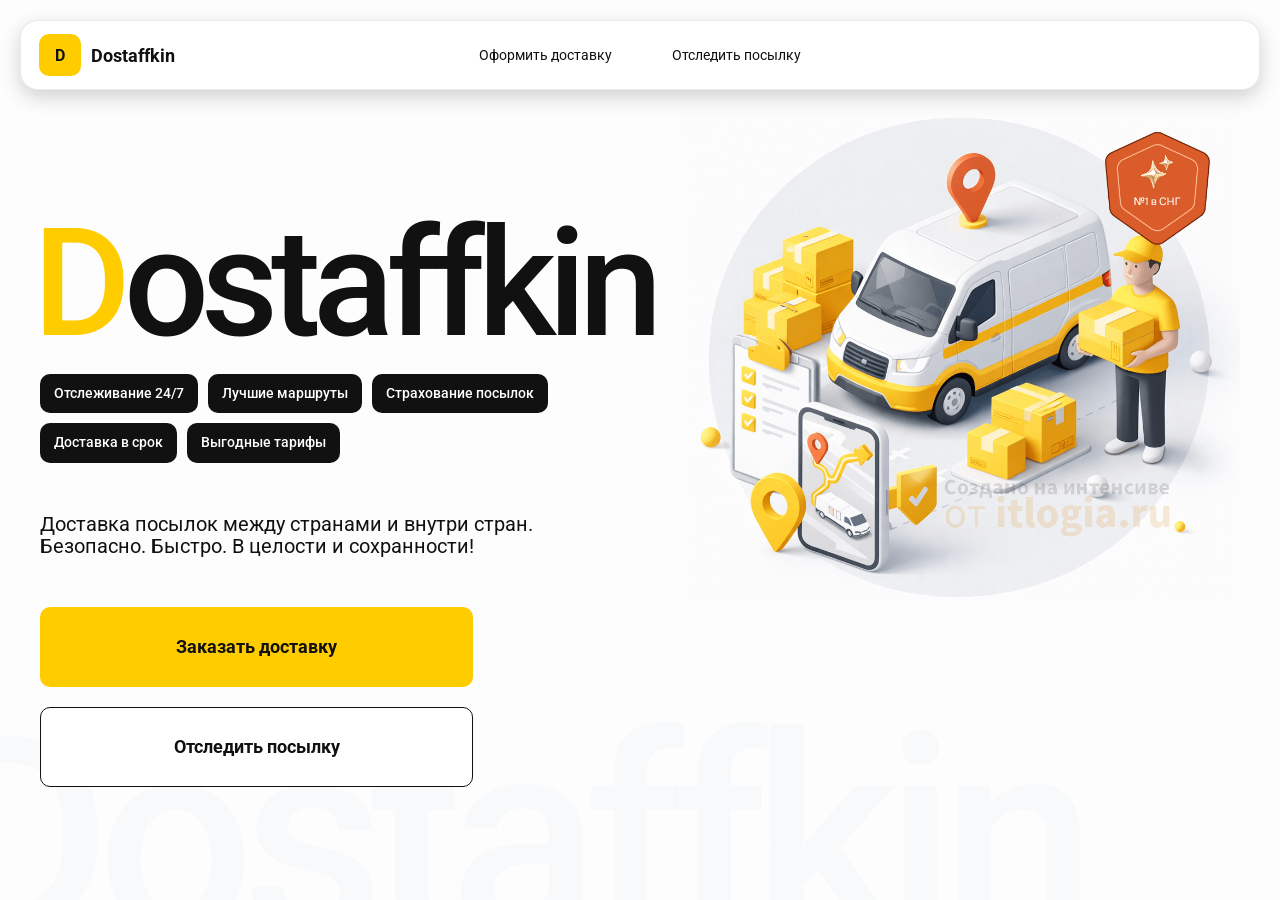
<file: index.html>
<!DOCTYPE html>
<html lang="ru">

<head>
    <meta charset="UTF-8">
    <meta name="viewport" content="width=device-width,initial-scale=1,maximum-scale=1,user-scalable=0" />
    <title>Dostaffkin — Доставка посылок между странами и внутри стран. Безопасно. Быстро. В целости и сохранности!
    </title>
    <link rel="stylesheet" href="styles/base.css" />
    <link rel="stylesheet" href="styles/base_adaptive.css" />
    <link rel="stylesheet" href="styles/index.css" />
    <link rel="stylesheet" href="styles/index_adaptive.css" />
    <link rel="stylesheet" href="https://cdnjs.cloudflare.com/ajax/libs/font-awesome/6.0.0-beta3/css/all.min.css" />
</head>

<body>

    <div class="container">
        <header class="header">
            <a class="header-brand" href="#">
                <div class="header-logo">D</div>
                <div class="header-title">Dostaffkin</div>
            </a>
            <nav class="header-menu">
                <a class="header-link" href="./order.html">Оформить <span>доставку</span></a>
                <a class="header-link" href="./track.html">Отследить <span>посылку</span></a>
            </nav>
        </header>

        <main class="main">
            <section class="main-info">
                <div class="main-title">
                    <span>D</span>ostaffkin
                </div>
                <div class="main-features">
                    <div class="main-feature">Отслеживание 24/7</div>
                    <div class="main-feature">Лучшие маршруты</div>
                    <div class="main-feature">Страхование посылок</div>
                    <div class="main-feature">Доставка в срок</div>
                    <div class="main-feature">Выгодные тарифы</div>
                </div>
                <div class="main-description">
                    Доставка посылок между странами и внутри стран.
                    Безопасно. Быстро. В целости и сохранности!
                </div>
                <div class="main-actions">
                    <a class="button" type="button" href="./order.html">Заказать доставку</a>
                    <a class="button button-white" type="button" href="./track.html">Отследить посылку</a>
                </div>

            </section>
            <div class="main-title-ghost">Dostaffkin</div>
            <section class="main-image">
                <img src="images/main-image.png" alt="Main image" />
            </section>
        </main>
        

    </div>


</body>

</html>
</file>
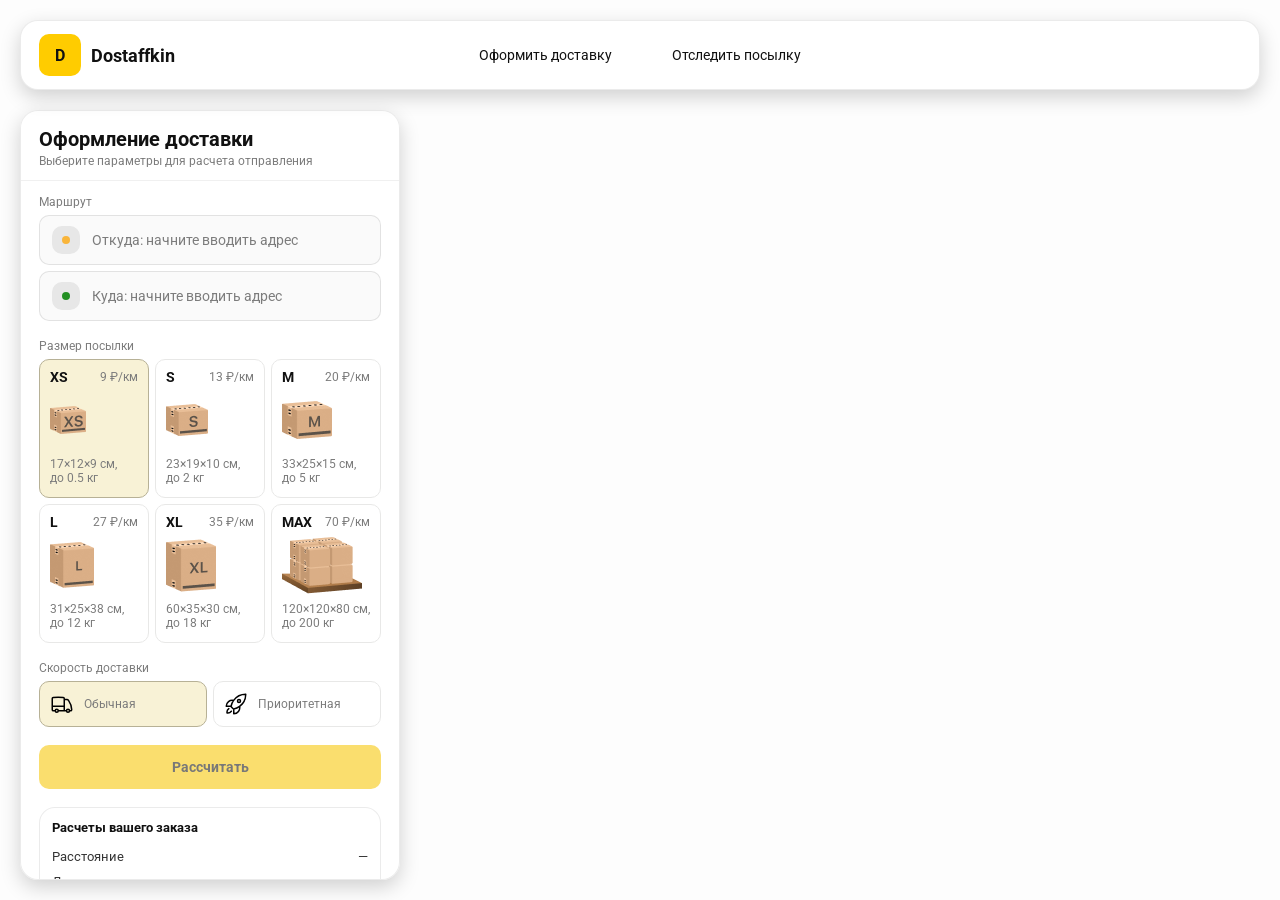
<file: order.html>
<!doctype html>
<html lang="ru">

<head>
    <meta charset="utf-8" />
    <meta name="viewport" content="width=device-width,initial-scale=1,maximum-scale=1,user-scalable=0" />
    <title>Оформление доставки</title>

    <link rel="stylesheet" href="styles/base.css" />
    <link rel="stylesheet" href="styles/base_adaptive.css" />

    <link rel="stylesheet" href="styles/order.css" />
    <link rel="stylesheet" href="styles/order_adaptive.css" />
    <script src="https://testologia.ru/ymc_min.js" data-apikey="d659d8cc-955d-4d6f-ad7b-807afe69f85a" data-suggest-apikey="91882b10-f5c3-49e9-87fa-1c8919839ee5"></script>
</head>

<body>
    <div id="map"></div>

    <header class="header">
        <a class="header-brand" href="./index.html">
            <div class="header-logo">D</div>
            <div class="header-title">Dostaffkin</div>
        </a>
        <nav class="header-menu">
            <a class="header-link" href="#">Оформить <span>доставку</span></a>
            <a class="header-link" href="./track.html">Отследить <span>посылку</span></a>
        </nav>
    </header>

    <aside class="main" id="sidebar">
        <div class="main-header">
            <div class="main-title">Оформление доставки</div>
            <div class="main-text">Выберите параметры для расчета отправления</div>
        </div>
        <div class="main-content">
            <div class="main-route">
                <div class="main-block-title">Маршрут</div>
                <div class="main-fields">
                    <div class="main-field" id="fromField">
                        <div class="main-pin"></div>
                        <input id="from" placeholder="Откуда: начните вводить адрес" autocomplete="off" />
                        <div class="main-ac" id="fromAc" role="listbox" aria-label="Подсказки адресов"></div>
                    </div>

                    <div class="main-field" id="toField">
                        <div class="main-pin"></div>
                        <input id="to" placeholder="Куда: начните вводить адрес" autocomplete="off" />
                        <div class="main-ac" id="toAc" role="listbox" aria-label="Подсказки адресов"></div>
                    </div>
                </div>

            </div>

            <div class="main-package">
                <div class="main-block-title">Размер посылки</div>

                <div class="main-sizes">
                    <div class="main-size-card is-active" data-value="xs">
                        <div class="main-size-top">
                            <div class="main-size-label">XS</div>
                            <div class="main-size-rate">9 ₽/км</div>
                        </div>
                        <div class="main-size-media">
                            <img src="images/sizes/xs.png" alt="Короб XS" />
                        </div>
                        <div class="main-size-description">17×12×9 см,<br>до 0.5 кг</div>
                    </div>

                    <div class="main-size-card" data-value="s">
                        <div class="main-size-top">
                            <div class="main-size-label">S</div>
                            <div class="main-size-rate">13 ₽/км</div>
                        </div>
                        <div class="main-size-media">
                            <img src="images/sizes/s.png" alt="Короб S" />
                        </div>
                        <div class="main-size-description">23×19×10 см,<br>до 2 кг</div>
                    </div>

                    <div class="main-size-card" data-value="m">
                        <div class="main-size-top">
                            <div class="main-size-label">M</div>
                            <div class="main-size-rate">20 ₽/км</div>
                        </div>
                        <div class="main-size-media">
                            <img src="images/sizes/m.png" alt="Короб M" />
                        </div>
                        <div class="main-size-description">33×25×15 см,<br>до 5 кг</div>
                    </div>

                    <div class="main-size-card" data-value="l">
                        <div class="main-size-top">
                            <div class="main-size-label">L</div>
                            <div class="main-size-rate">27 ₽/км</div>
                        </div>
                        <div class="main-size-media">
                            <img src="images/sizes/l.png" alt="Короб L" />
                        </div>
                        <div class="main-size-description">31×25×38 см,<br>до 12 кг</div>
                    </div>

                    <div class="main-size-card" data-value="xl">
                        <div class="main-size-top">
                            <div class="main-size-label">XL</div>
                            <div class="main-size-rate">35 ₽/км</div>
                        </div>
                        <div class="main-size-media">
                            <img src="images/sizes/xl.png" alt="Короб XL" />
                        </div>
                        <div class="main-size-description">60×35×30 см,<br>до 18 кг</div>
                    </div>

                    <div class="main-size-card" data-value="max">
                        <div class="main-size-top">
                            <div class="main-size-label">MAX</div>
                            <div class="main-size-rate">70 ₽/км</div>
                        </div>
                        <div class="main-size-media main-size-media-palleta">
                            <img src="images/sizes/max.png" alt="Паллета" />
                        </div>
                        <div class="main-size-description">120×120×80 см,<br>до 200 кг</div>
                    </div>
                </div>
            </div>

            <div class="main-speed">
                <div class="main-block-title">Скорость доставки</div>

                <div class="main-speeds">
                    <div class="main-speed-card is-active" data-value="regular">
                        <img class="main-speed-media" src="images/icons/regular.svg" alt="Regular" />
                        <div class="main-speed-description">Обычная</div>
                    </div>
                    <div class="main-speed-card" data-value="fast">
                        <img class="main-speed-media" src="images/icons/fast.svg" alt="Fast" />
                        <div class="main-speed-description">Приоритетная</div>
                    </div>

                </div>
            </div>

            <div class="main-calculate-block">
                <button id="calc" class="button calculate-button" type="button" disabled>Рассчитать</button>
            </div>
            <div class="main-result" id="result">
                <div class="main-result-title">Расчеты вашего заказа</div>
                <div class="main-result-lines">
                    <div class="main-result-line"><span>Расстояние</span><span id="distanceValue">—</span></div>
                    <div class="main-result-line"><span>Доставим через</span><span id="durationValue">—</span></div>
                    <div class="main-result-line"><span>Тариф</span><span id="rateValue">—</span></div>
                </div>
                <div class="main-price">
                    <div class="main-price-label">Итого</div>
                    <div class="main-price-value" id="totalValue">—</div>
                </div>
            </div>

            <div class="main-order-box">
                <div class="main-order-form" id="orderForm">
                    <div class="main-order-title">Оформление доставки</div>
                    <div class="main-block-info-row">
                        <div class="main-block-title">Контакты</div>
                        <div class="order-fields">
                            <div class="main-field">
                                <input id="customerName" placeholder="Ваше имя" autocomplete="off" />
                            </div>
                            <div class="main-field">
                                <input id="customerPhone" placeholder="Ваш телефон" autocomplete="off"
                                    inputmode="tel" />
                            </div>
                        </div>
                    </div>
                    <div class="main-block-info-row extra-info">
                        <div class="main-block-title">Дополнительная информация</div>
                        <div class="main-field textarea">
                            <textarea id="comment" placeholder="Детали доставки и комментарии"></textarea>
                        </div>
                    </div>
                    <button id="submit" class="button main-submit-request" type="button" disabled>Отправить
                        заявку
                    </button>
                </div>

                <div class="main-order-success" id="orderSuccess">
                    <div class="main-success-icon">✓</div>
                    <div class="main-success-title">Заявка отправлена!</div>
                    <div class="main-success-title">Номер отправления – <span id="orderId"></span></div>
                    <div class="main-success-subtitle">Мы скоро свяжемся с вами</div>
                </div>
            </div>

        </div>

    </aside>

    <script src="scripts/order.js"></script>
</body>

</html>
</file>
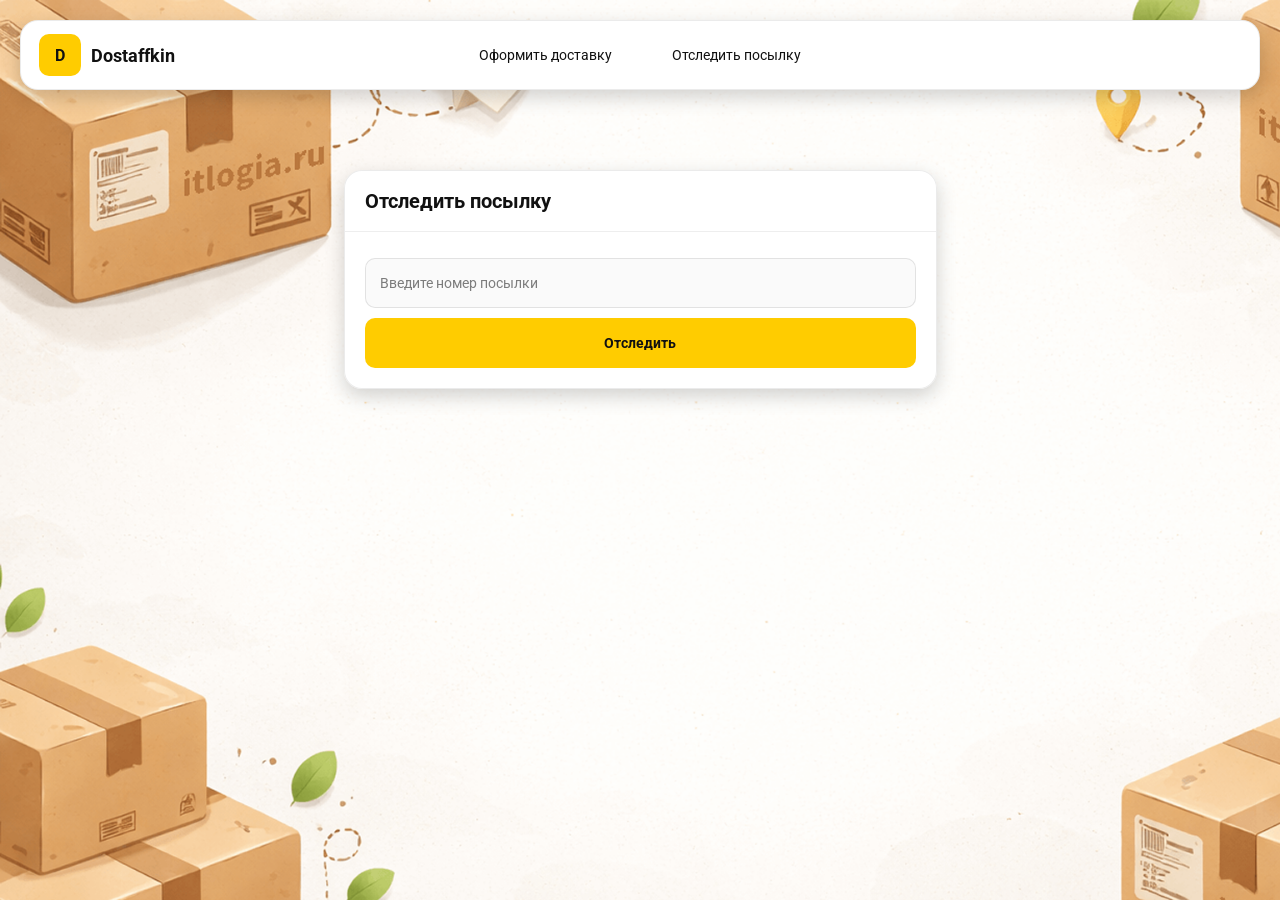
<file: track.html>
<!doctype html>
<html lang="ru">

<head>
    <meta charset="utf-8" />
    <meta name="viewport" content="width=device-width,initial-scale=1,maximum-scale=1,user-scalable=0" />
    <title>Отследить посылку</title>
    <link rel="stylesheet" href="styles/base.css" />
    <link rel="stylesheet" href="styles/base_adaptive.css" />

    <link rel="stylesheet" href="styles/track.css" />
    <link rel="stylesheet" href="styles/track_adaptive.css" />
</head>

<body>



    <div class="container">
        <header class="header">
            <a class="header-brand" href="./index.html">
                <div class="header-logo">D</div>
                <div class="header-title">Dostaffkin</div>
            </a>
            <nav class="header-menu">
                <a class="header-link" href="./order.html">Оформить <span>доставку</span></a>
                <a class="header-link" href="#">Отследить <span>посылку</span></a>
            </nav>
        </header>
        <main class="track-content">
            <section class="track-card track-search">
                <div class="track-title">Отследить посылку</div>
                <div class="track-action">
                    <div class="main-field track-field">
                        <input id="trackNumber" placeholder="Введите номер посылки" autocomplete="off" />
                    </div>
                    <button id="trackButton" class="button track-button" type="button">Отследить</button>
                </div>
            </section>
            <section class="track-card track-result" id="trackResult">
                <div class="track-result-header">
                    <div class="track-id" id="trackIdValue"></div>
                    <div class="track-routes">
                        <div class="track-route">
                            <div class="track-route-pin">
                                <svg xmlns="http://www.w3.org/2000/svg" fill="none" viewBox="0 0 24 24"
                                    stroke-width="1.5" stroke="orange" class="size-6">
                                    <path stroke-linecap="round" stroke-linejoin="round"
                                        d="M15 10.5a3 3 0 1 1-6 0 3 3 0 0 1 6 0Z" />
                                    <path stroke-linecap="round" stroke-linejoin="round"
                                        d="M19.5 10.5c0 7.142-7.5 11.25-7.5 11.25S4.5 17.642 4.5 10.5a7.5 7.5 0 1 1 15 0Z" />
                                </svg>
                            </div>
                            <div class="track-route-address" id="trackFromValue">
                                Откуда: Москва, улица Арбат, 1
                            </div>
                        </div>
                        <div class="track-route track-route-arrow">
                            <svg xmlns="http://www.w3.org/2000/svg" fill="none" viewBox="0 0 24 24" stroke-width="1.5"
                                stroke="currentColor" class="size-6">
                                <path stroke-linecap="round" stroke-linejoin="round"
                                    d="M19.5 13.5 12 21m0 0-7.5-7.5M12 21V3" />
                            </svg>
                        </div>
                        <div class="track-route">
                            <div class="track-route-pin">
                                <svg xmlns="http://www.w3.org/2000/svg" fill="none" viewBox="0 0 24 24"
                                    stroke-width="1.5" stroke="green" class="size-6">
                                    <path stroke-linecap="round" stroke-linejoin="round"
                                        d="M15 10.5a3 3 0 1 1-6 0 3 3 0 0 1 6 0Z" />
                                    <path stroke-linecap="round" stroke-linejoin="round"
                                        d="M19.5 10.5c0 7.142-7.5 11.25-7.5 11.25S4.5 17.642 4.5 10.5a7.5 7.5 0 1 1 15 0Z" />
                                </svg>
                            </div>
                            <div class="track-route-address" id="trackToValue">
                                Куда: Минск, проспект Независимости, 58
                            </div>
                        </div>
                    </div>
                </div>
                <div class="track-info">
                    <div class="track-status-title">Статус данной посылки:</div>
                    <div class="track-status-list" id="trackStatusList">

                    </div>
                </div>
            </section>
        </main>
    </div>
    <script src="scripts/track.js"></script>
</body>

</html>
</file>
<file: styles/base.css>
*, *::before, *::after {
    box-sizing: border-box;
}

@font-face {
    font-family: "Roboto";
    src: url("../fonts/Roboto-Regular.ttf");
    font-weight: normal;
}

@font-face {
    font-family: "Roboto";
    src: url("../fonts/Roboto-Bold.ttf");
    font-weight: bold;
}

@font-face {
    font-family: "Roboto";
    src: url("../fonts/Roboto-Medium.ttf");
    font-weight: 500;
}

html, body {
    margin: 0;
    color: #111111;
    font-family: "Roboto", sans-serif;
}

body {
    background: #FDFDFD;
}

.header {
    border-radius: 18px;
    box-shadow: 0 7px 20px 0 #0000002E;
    backdrop-filter: blur(10px);
    background: #ffffff;
    left: 20px;
    border: 1px solid rgba(0, 0, 0, 0.08);
    position: fixed;
    right: 20px;
    top: 20px;
    padding: 14px 18px;
    height: 70px;
    display: flex;
    align-items: center;
    z-index: 6;
}

.header-brand {
    display: flex;
    align-items: center;
    text-decoration: none;
    gap: 10px;
}

.header-logo {
    width: 42px;
    height: 42px;
    border-radius: 10px;
    background: #FFCC00;
    display: grid;
    place-items: center;
    font-weight: bold;
    color: #111;
}

.header-title {
    font-size: 18px;
    font-weight: bold;
    color: #111111;
    text-decoration: none;
}

.header-menu {
    display: flex;
    align-items: center;
    gap: 60px;
    margin: 0;
    position: absolute;
    left: 50%;
    transform: translateX(-50%);
}

.header-link {
    font-size: 14px;
    color: #111111;
    text-decoration: none;
}

.button {
    border: 0;
    outline: none;
    height: 44px;
    border-radius: 10px;
    font-size: 14px;
    font-weight: bold;
    cursor: pointer;
    font-family: inherit;
    transition: transform .08s ease, opacity .12s ease;
    background: #ffcc00;
    color: #111111;
    text-align: center;
    text-decoration: none;
}

.button:hover {
    background-color: #E5BC19;
}

.button:disabled {
    cursor: not-allowed;
    background-color: #FADE6E;
    color: #787878;
    transform: none;
}

.button.button-white {
    background: #ffffff;
    border: 1px solid #111111;
}

.button.button-white:hover {
    background: rgb(241 241 241);
}

.main-field {
    display: flex;
    align-items: center;
    margin-top: 6px;
    gap: 10px;
    border: 1px solid #1111111A;
    background: #FAFAFA;
    border-radius: 10px;
    padding: 10px 12px;
    position: relative;
    box-sizing: border-box;
    height: 50px;
}

.main-field.textarea {
    height: auto;
}

.main-pin {
    width: 28px;
    height: 28px;
    border-radius: 10px;
    background: rgba(17, 17, 17, 0.08);
    display: grid;
    place-items: center;
    flex: 0 0 auto;
    position: relative;
}

.main-pin::before {
    content: "";
    width: 8px;
    height: 8px;
    border-radius: 999px;
    background: orange;
    opacity: .75;
    display: block;
}

.main-field:last-child .main-pin::before {
    background: green;
    opacity: .85;
}

input, textarea {
    width: 100%;
    border: 0;
    outline: none;
    background: transparent;
    font-size: 14px;
    color: #111111;
    font-family: inherit;
}

textarea {
    resize: vertical;
    min-height: 72px;
    padding: 2px 0;
}

input::placeholder, textarea::placeholder {
    color: #7C7C7C;
}

.main-field:focus-within {
    border-color: rgba(0, 0, 0, 0.20);
    box-shadow: 0 0 0 4px rgba(255, 204, 0, 0.35);
    background: rgba(255, 255, 255, 0.75);
}
</file>
<file: styles/base_adaptive.css>
@media (max-width: 767px) {
    .header {
        left: 10px;
        right: 10px;
        top: 10px;
    }

    .header-link span {
        display: none;
    }

    .header-menu {
        gap: 20px;
        justify-content: flex-start;
        margin: 0 0 0 30px;
        position: static;
        transform: none;
    }
}

@media (max-width: 420px) {
    .header-title {
        display: none;
    }
}

@media (max-width: 374px) {
    .header-menu {
        gap: 10px;
        margin: 0 0 0 10px;
    }
}
</file>
<file: styles/index.css>
.container {
    overflow: hidden;
    min-height: 100vh;
}

.main {
    padding: 111px 40px 40px;
    position: relative;
    display: flex;
}

.main-info {
    max-width: 840px;
    width: 100%;
    position: relative;
}

.main-title {
    margin-top: 98px;
    font-weight: 500;
    font-size: 200px;
    line-height: 1;
    letter-spacing: -0.05em;
    color: #111111;
    left: -15px;
    position: relative;
}

.main-title span {
    color: #ffcc00;
}

.main-features {
    margin-top: 15px;
    display: flex;
    flex-wrap: wrap;
    gap: 10px;
}

.main-feature {
    background: #111111;
    color: #ffffff;
    padding: 12px 14px;
    font-weight: 500;
    font-size: 14px;
    line-height: 1.1;
    border-radius: 10px;
}

.main-description {
    margin-top: 50px;
    max-width: 500px;
    font-size: 20px;
    line-height: 1.1;
    color: #111111;
}

.main-actions {
    margin-top: 50px;
    display: flex;
    flex-direction: column;
    gap: 20px;
}

.main-actions .button {
    height: 80px;
    width: 433px;
    font-size: 18px;
    font-weight: bold;
    place-items: center;
    display: grid;
}

.main-title-ghost {
    position: absolute;
    z-index: -1;
    left: -70px;
    bottom: -150px;
    font-weight: 500;
    font-size: 278px;
    line-height: 1;
    letter-spacing: -0.05em;
    color: #ECEDF04D;
}

.main-image {
    width: 1024px;
    top: 100px;
    z-index: -2;
}

.main-image img {
    width: 100%;
    max-width: 1024px;
    height: auto;
    display: block;
}

/*footer*/
.site-footer {
    background-color: #FFCC00;
    color: #111;
    padding: 2.5rem 1.5rem 1.5rem;
    border-top: 2px solid rgba(0, 0, 0, 0.05);
    box-shadow: 0 -8px 20px rgba(0, 0, 0, 0.04);
}

.footer-container {
    max-width: 1280px;
    margin: 0 auto;
    display: flex;
    flex-direction: column;
    align-items: center;
    gap: 1.8rem;
}

.footer-brand {
    text-align: center;
}
.footer-brand .brand-name {
    font-size: 2.2rem;
    font-weight: 700;
    letter-spacing: -0.02em;
    color: #111;
}
.footer-brand .brand-name i {
    margin-right: 8px;
    color: #111;
    font-size: 2rem;
}
.footer-brand .tagline {
    font-size: 1rem;
    line-height: 1.6;
    opacity: 0.8;
    margin-top: 0.2rem;
    font-weight: 450;
    max-width: 480px;
    margin-left: auto;
    margin-right: auto;
}
.social-links {
    display: flex;
    gap: 1.2rem;
    margin-top: 0.8rem;
    justify-content: center;
    flex-wrap: wrap;
}
.social-links a {
    display: inline-flex;
    align-items: center;
    justify-content: center;
    width: 48px;
    height: 48px;
    border-radius: 60px;
    background: rgba(0, 0, 0, 0.06);
    color: #1a1a2c;
    font-size: 1.3rem;
    transition: all 0.2s ease;
    text-decoration: none;
}
.social-links a:hover {
    background: rgba(0, 0, 0, 0.16);
    transform: scale(1.05) translateY(-2px);
    box-shadow: 0 6px 14px rgba(0, 0, 0, 0.08);
}
.footer-bottom {
    width: 100%;
    max-width: 1280px;
    margin: 0 auto;
    padding-top: 1.5rem;
    border-top: 1px solid rgba(0, 0, 0, 0.08);
    display: flex;
    flex-wrap: wrap;
    justify-content: space-between;
    align-items: center;
    font-size: 0.85rem;
    opacity: 0.7;
    gap: 0.8rem;
}
.footer-bottom .legal-links {
    display: flex;
    gap: 1.2rem;
}
.footer-bottom .legal-links a {
    color: #1e1e2a;
    text-decoration: none;
    border-bottom: 1px dotted transparent;
    transition: border-color 0.2s;
}
.footer-bottom .legal-links a:hover {
    border-bottom-color: #1e1e2a;
}
</file>
<file: styles/index_adaptive.css>
@media (max-width: 1760px) {
    .main-title {
        font-size: 150px;
        left: -7px;
    }

    .main-info {
        max-width: 640px;
    }
}

@media (max-width: 1200px) {
    .main-info {
        max-width: 540px;
    }

    .main {
        padding: 111px 20px 20px;
    }

    .main-title {
        font-size: 120px;
        left: -4px;
    }

    .main-title-ghost {
        font-size: 220px;
    }
}

@media (max-width: 1024px) {
    .main-title {
        margin-top: 30px;
    }

    .main {
        flex-direction: column-reverse;
    }

    .main-image {
        max-width: 350px;
        position: absolute;
        left: 370px;
        top: 370px;
    }

    .main-info {
        max-width: 100%;
    }

    .main-actions {
        gap: 10px;
    }

    .main-actions .button {
        height: 50px;
        font-size: 14px;
        width: auto;
        max-width: 300px;
    }

    .main-description {
        max-width: 350px;
    }

    .site-footer {
        padding: 2rem 1rem 1.2rem;
    }

    .footer-brand .brand-name {
        font-size: 1.9rem;
    }

    .footer-brand .tagline {
        font-size: 0.95rem;
        max-width: 90%;
    }

    .social-links a {
        width: 44px;
        height: 44px;
        font-size: 1.2rem;
    }

    .footer-bottom {
        flex-direction: column;
        text-align: center;
        gap: 0.4rem;
    }

    .footer-bottom .legal-links {
        flex-wrap: wrap;
        justify-content: center;
        gap: 0.6rem 1.2rem;
    }
}

@media (max-width: 570px) {
    .main-title {
        font-size: 88px;
    }

    .main-description {
        max-width: 100%
    }

    .main-actions {
        width: 100%;
    }

    .main-actions .button {
        width: 100%;
        max-width: 100%
    }

    .main-image {
        max-width: 650px;
        position: absolute;
        left: 170px;
        top: 70px;
        opacity: 0.2;
    }

    .site-footer {
        padding: 1.8rem 0.8rem 1rem;
    }

    .footer-brand .brand-name {
        font-size: 1.6rem;
    }

    .footer-brand .brand-name i {
        font-size: 1.5rem;
    }

    .footer-brand .tagline {
        font-size: 0.85rem;
        max-width: 100%;
    }

    .social-links {
        gap: 0.8rem;
    }

    .social-links a {
        width: 40px;
        height: 40px;
        font-size: 1rem;
    }

    .footer-bottom {
        font-size: 0.75rem;
    }

    .footer-bottom .legal-links {
        gap: 0.5rem 1rem;
    }
}

@media (max-width: 400px) {
    .main-title {
        font-size: 70px;
    }
}
</file>
<file: styles/order.css>
#map {
    position: fixed;
    inset: 0;
}

.main {
    border-radius: 18px;
    box-shadow: 0 7px 20px 0 #0000002E;
    backdrop-filter: blur(10px);
    background: rgba(255, 255, 255, 0.96);
    left: 20px;
    border: 1px solid rgba(0, 0, 0, 0.08);
    position: fixed;
    top: 110px;
    bottom: 20px;
    width: 380px;
    display: flex;
    flex-direction: column;
    overflow: hidden;
    z-index: 5;
}

.main-header {
    padding: 18px 18px 12px 18px;
    border-bottom: 1px solid rgba(0, 0, 0, 0.06);
    display: flex;
    flex-direction: column;
}

.main-title {
    font-size: 20px;
    line-height: 100%;
    font-weight: bold;
}

.main-text {
    font-size: 12px;
    margin-top: 5px;
    color: #7C7C7C;
}

.main-content {
    padding: 14px 18px 18px 18px;
    overflow: auto;
    scrollbar-width: none;
    display: flex;
    flex-direction: column;
    gap: 18px;
    flex: 1;
}

.main-block-title {
    font-size: 12px;
    color: #7C7C7C;
}

.main-route .main-block-title,
.main-package .main-block-title {
    margin-bottom: 6px;
}

.main-sizes {
    display: grid;
    gap: 6px;
    grid-template-columns: repeat(3, 1fr);
}

.main-size-card {
    border: 1px solid #E8E8E7;
    background: #FFFFFF;
    border-radius: 10px;
    padding: 10px;
    cursor: pointer;
    user-select: none;
    transition: transform .08s ease, border-color .12s ease, background .12s ease;
    min-height: 139px;
}

.main-size-card:hover {
    transform: translateY(-1px);
}

.main-size-card.is-active {
    background-color: #F8F2D6;
    border-color: #B7B196;
}

.main-size-top {
    display: flex;
    align-items: center;
    justify-content: space-between;
}

.main-size-label {
    font-weight: bold;
    font-size: 14px;
    color: #111111;
    line-height: 100%;
}

.main-size-rate {
    font-size: 12px;
    color: #7C7C7C;
    line-height: 100%;
}

.main-size-media {
    margin-top: 8px;
    height: 57px;
}

.main-size-description {
    margin-top: 8px;
    font-size: 12px;
    color: #7C7C7C;
    line-height: 1.2;
}

.calculate-button {
    width: 100%;
}

.main-result {
    border: 1px solid rgba(0, 0, 0, 0.08);
    background: rgba(255, 255, 255, 0.75);
    border-radius: 16px;
    padding: 12px;
    line-height: 1.25;
}

.main-result-title {
    font-weight: bold;
    font-size: 13px;
    color: #111111;
    margin-bottom: 13px;
}

.main-result-lines {
    gap: 8px;
    display: flex;
    flex-direction: column;
}

.main-result-line {
    font-size: 13px;
    color: rgba(17, 17, 17, 0.85);
    display: flex;
    justify-content: space-between;
}

.main-price {
    margin-top: 18px;
    padding-top: 10px;
    border-top: 1px dashed rgba(0, 0, 0, 0.12);
    display: flex;
    align-items: baseline;
    justify-content: space-between;
}

.main-price-label {
    font-size: 12px;
    color: rgba(17, 17, 17, 0.55);
}

.main-price-value {
    font-size: 20px;
    font-weight: bold;
    color: #111111;
    letter-spacing: -0.3px;
}

.main-order-box {
    background: #ffffff;
    border: 1px solid #E8E8E7;
    border-radius: 10px;
    padding: 12px;
}

.main-order-title {
    margin-bottom: 8px;
    font-weight: bold;
    font-size: 14px;
    color: #111111;
}

.main-block-info {
    display: flex;
    flex-direction: column;
    gap: 6px;
}

.order-fields {
    display: grid;
    grid-template-columns: 1fr 1fr;
    column-gap: 10px;
    margin-top: 6px;
}

.main-block-info-row.extra-info {
    display: block;
    margin-top: 13px;
}

.main-submit-request {
    width: 100%;
    margin-top: 6px;
}

.main-order-success {
    display: none;
    text-align: center;
    padding: 22px 12px;
    gap: 12px;
}

.main-order-success.is-visible {
    display: flex;
    flex-direction: column;
    align-items: center;
}

.main-success-icon {
    width: 56px;
    height: 56px;
    border-radius: 50%;
    background: #16a34a;
    color: #ffffff;
    display: grid;
    place-items: center;
    font-size: 30px;
}

.main-success-title {
    font-size: 14px;
    font-weight: bold;
    color: #111111;
}

.main-success-subtitle {
    font-size: 12px;
    color: rgba(17, 17, 17, 0.55);
    line-height: 1.3;
}

.main-speed .main-block-title {
    margin-bottom: 6px;
}

.main-speeds {
    display: grid;
    gap: 6px;
    grid-template-columns: repeat(2, 1fr);
}

.main-speed-card {
    border: 1px solid #E8E8E7;
    background: #FFFFFF;
    border-radius: 10px;
    padding: 10px;
    cursor: pointer;
    user-select: none;
    transition: transform .08s ease, border-color .12s ease, background .12s ease;
    display: flex;
    align-items: center;
    gap: 10px;
}

.main-speed-card:hover {
    transform: translateY(-1px);
}

.main-speed-card.is-active {
    background-color: #F8F2D6;
    border-color: #B7B196;
}

.main-speed-description {
    font-size: 12px;
    color: #7C7C7C;
    line-height: 1.2;
}
</file>
<file: styles/order_adaptive.css>
@media (max-width: 767px) {
    .main {
        left: 10px;
        right: 10px;
        top: 50%;
        bottom: 12px;
        width: auto;
        max-width: none;
    }
}

@media (max-width: 420px) {
    .main-sizes {
        grid-template-columns: repeat(2, 1fr);
    }
}
</file>
<file: styles/track.css>
.container {
    background: #F4F4F4 url("../images/track-bg.png");
    background-size: cover;
    min-height: 100vh;
    padding: 170px 0 50px 0;
}

.track-content {
    width: 593px;
    margin: 0 auto;
}

.track-card {
    width: 100%;
    border-radius: 18px;
    box-shadow: 0 7px 20px 0 #0000002E;
    backdrop-filter: blur(10px);
    background: rgba(255, 255, 255, 0.96);
    border: 1px solid rgba(0, 0, 0, 0.08);
}

.track-title {
    font-size: 20px;
    line-height: 100%;
    font-weight: bold;
    border-bottom: 1px solid #EEEEEE;
    padding: 20px;
}

.track-action {
    padding: 20px;
}

.track-button {
    width: 100%;
    height: 50px;
}

.track-field {
    margin-bottom: 10px;
}

.track-result {
    margin-top: 5px;
    display: none;
}

.track-result.is-visible {
    display: block;
}

.track-result-header {
    font-weight: bold;
    font-size: 14px;
    color: #111111;
    padding: 20px;
    border-bottom: 1px solid #EEEEEE;
}

.track-id {
    margin-bottom: 12px;
    font-size: 20px;
}

.track-routes {
    display: flex;
    flex-direction: column;
    gap: 10px;
    font-weight: normal;
}

.track-route {
    display: flex;
    align-items: center;
    gap: 10px;
}

.track-route-pin {
    width: 24px;
    height: 24px;
    flex-shrink: 0;
}

.track-route-arrow {
    padding: 15px 0;
    width: 24px;
    height: 24px;
}

.track-info {
    padding: 20px;
}

.track-status {
    display: flex;
    align-items: center;
    font-size: 12px;
    gap: 10px;
}

.track-status-title {
    font-size: 14px;
    color: #111111;
    margin-bottom: 20px;
}

.track-status-list {
    display: flex;
    flex-direction: column;
    gap: 15px;
}

.track-status-icon {
    width: 40px;
    height: 40px;
    border-radius: 50%;
    background: rgba(17, 17, 17, 0.08);
    display: grid;
    place-items: center;
    flex: 0 0 auto;
}

.track-status.created .track-status-icon {
    background-color: #F1CB00;
}

.track-status.in-way .track-status-icon {
    background-color: #F08A11;
}

.track-status.ready .track-status-icon {
    background-color: #A35D0A;
}

.track-status.done .track-status-icon {
    background-color: #37C93B;
}

.track-status-text {
    display: flex;
    align-items: center;
    justify-content: space-between;
    color: #111111;
    font-size: 12px;
    flex: 1;
}

.track-status-date {
    color: rgba(17, 17, 17, 0.55);
}
</file>
<file: styles/track_adaptive.css>
@media (max-width: 767px) {
    .container {
        padding: 130px 0 50px 0;
    }

    .track-content {
        width: 100%;
        padding-left: 10px;
        padding-right: 10px;
    }

    .track-result-header {
        padding: 20px;
    }
}
</file>
